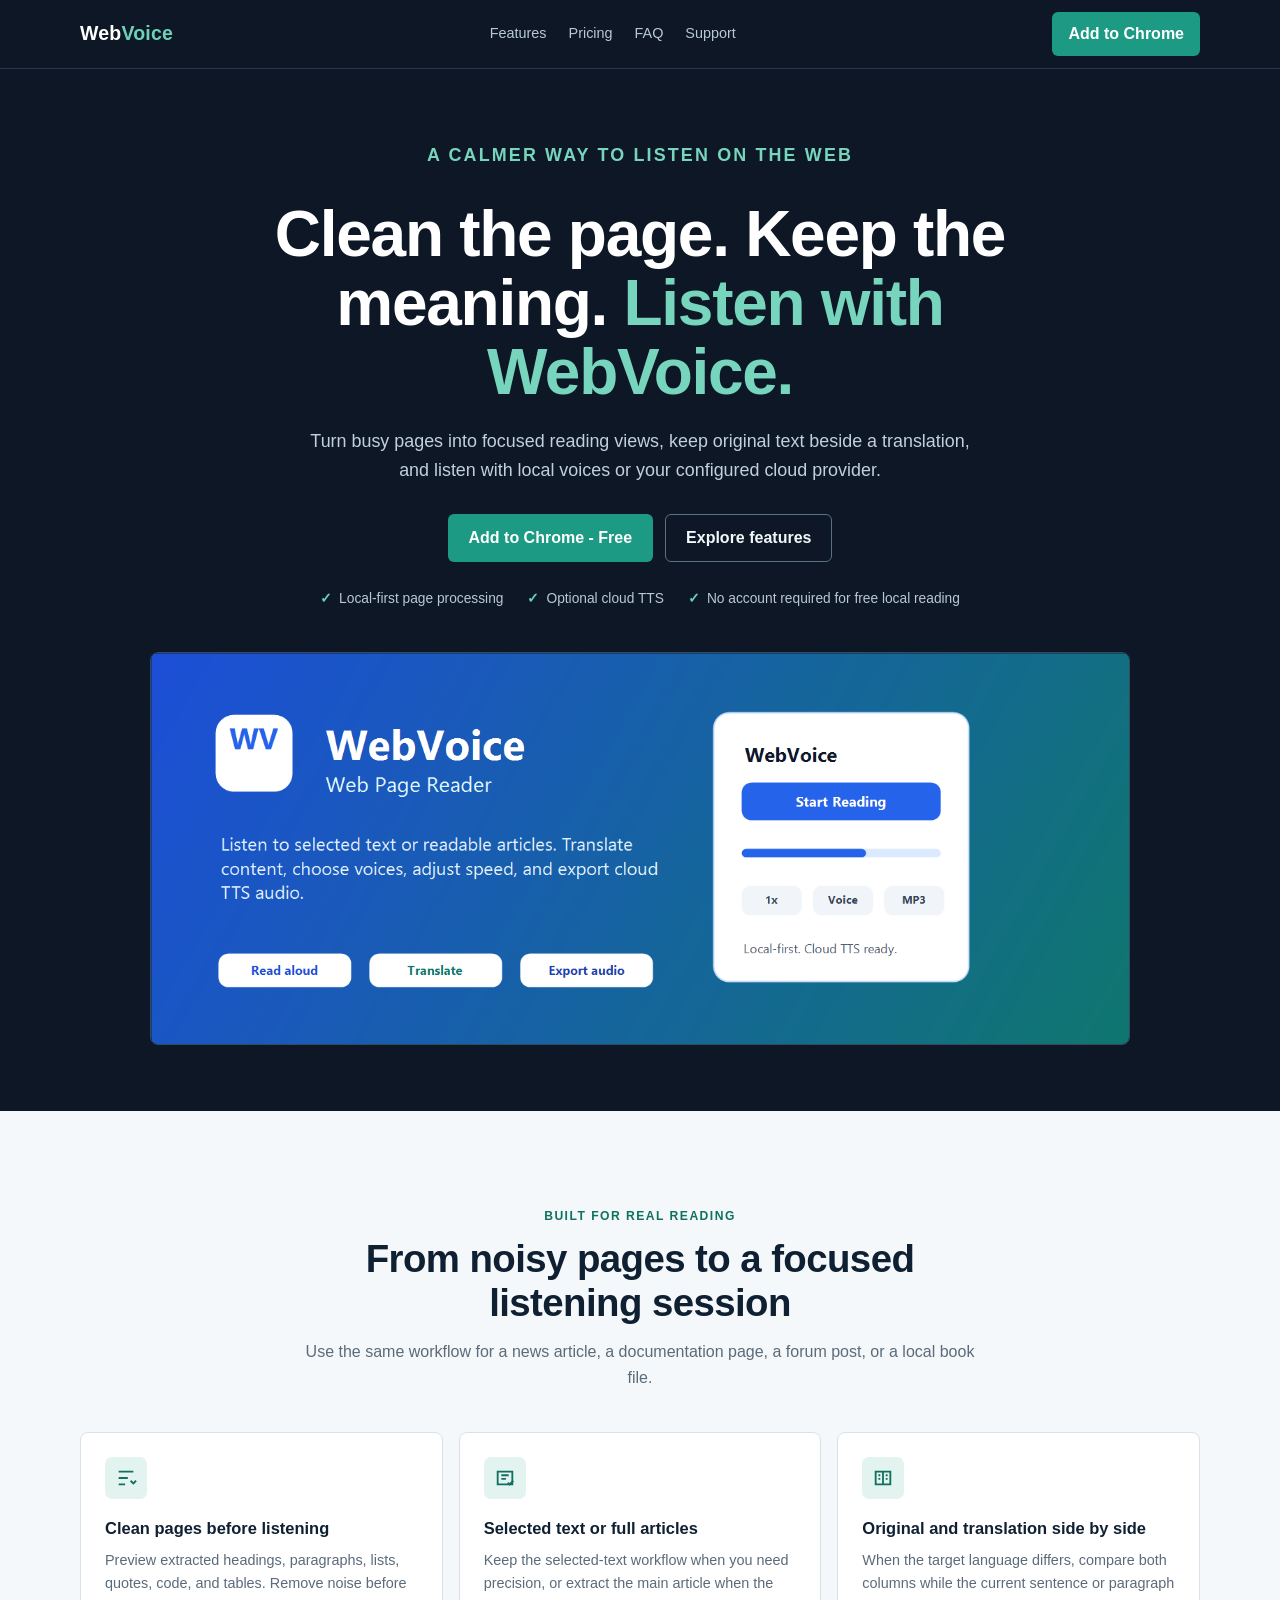
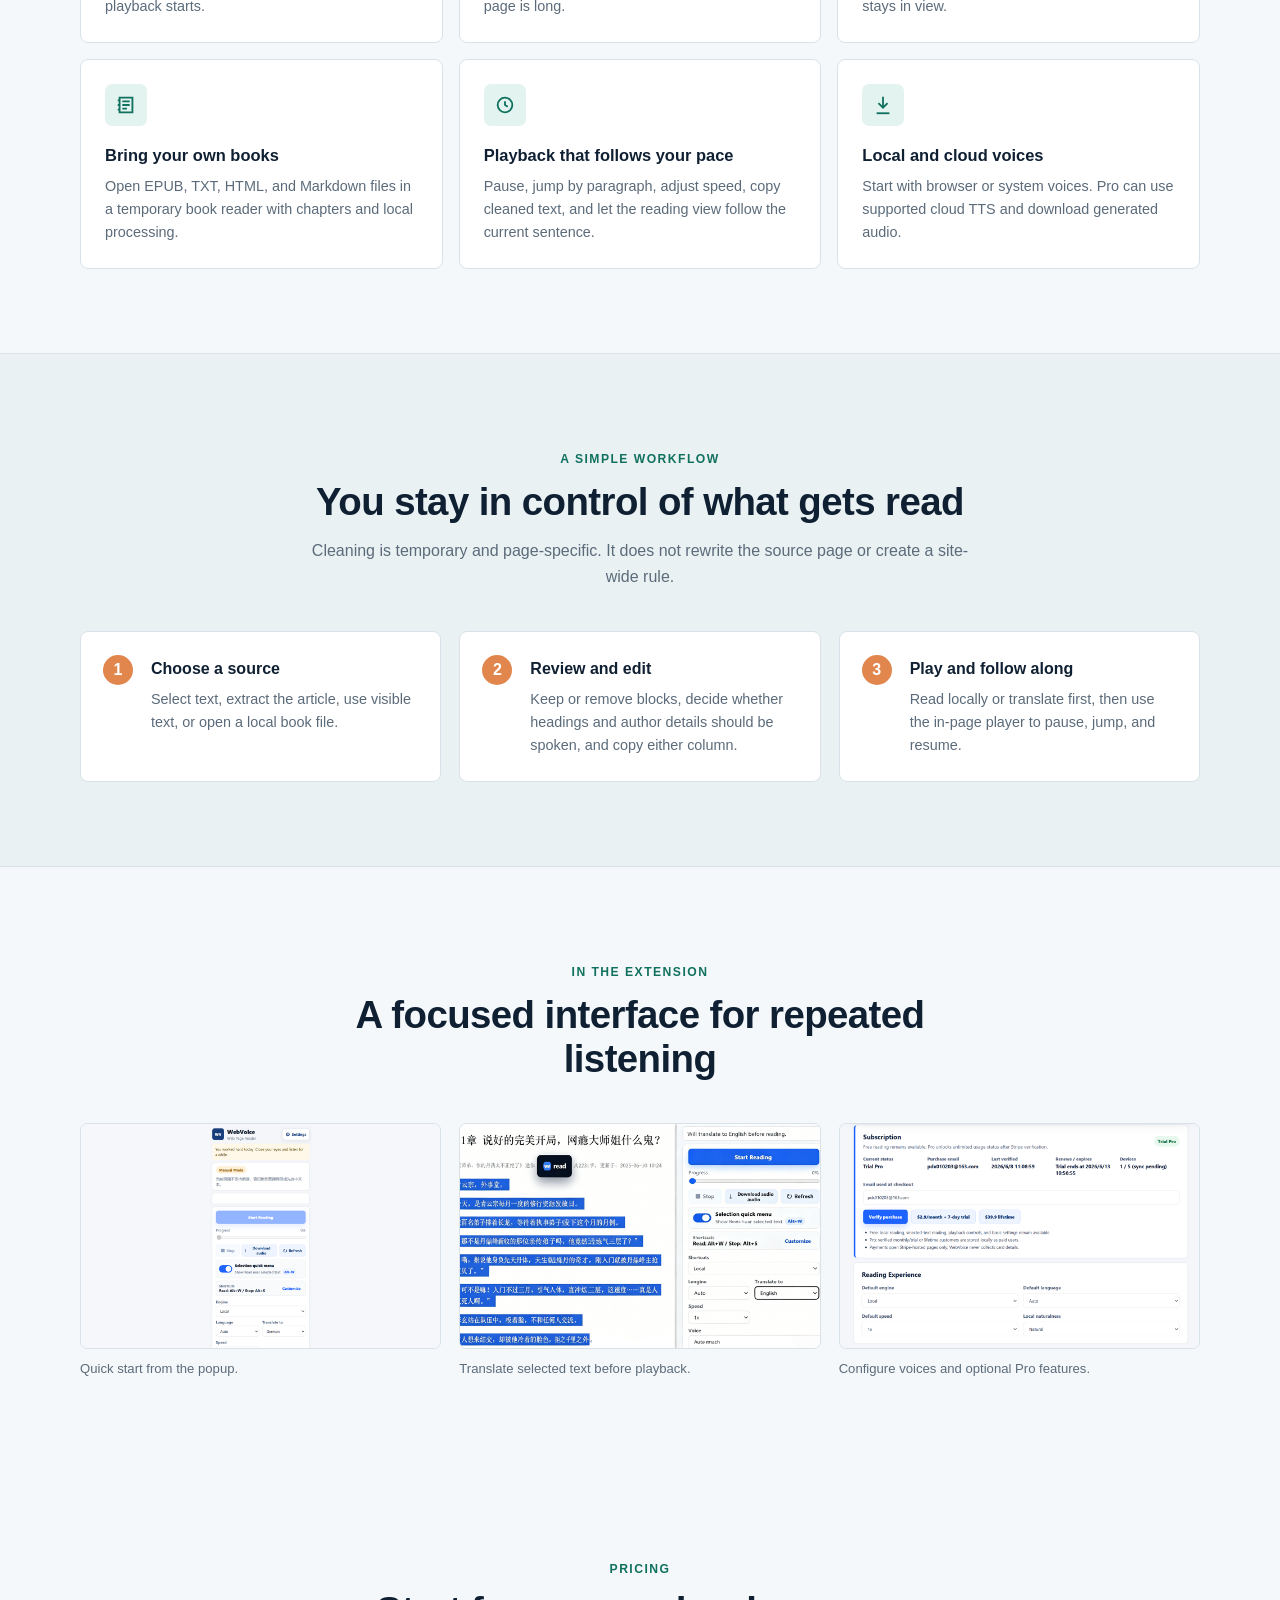
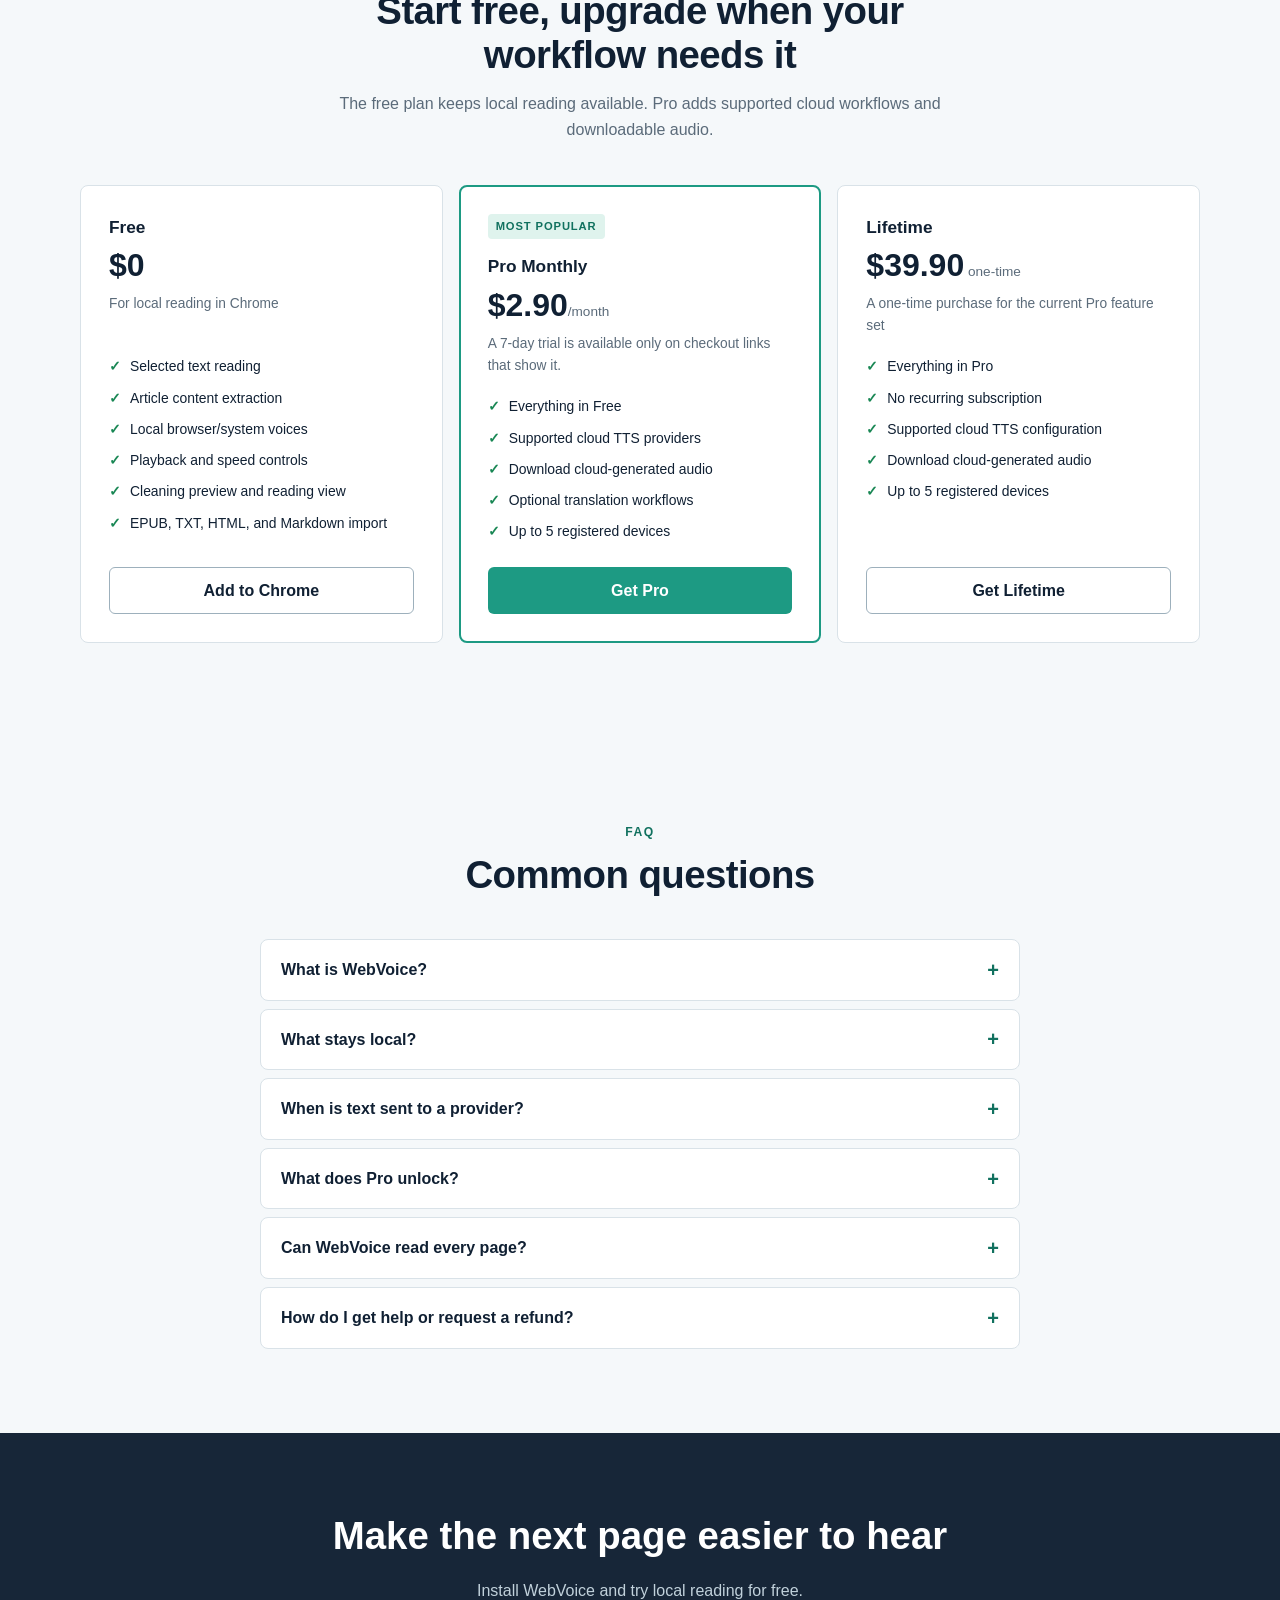
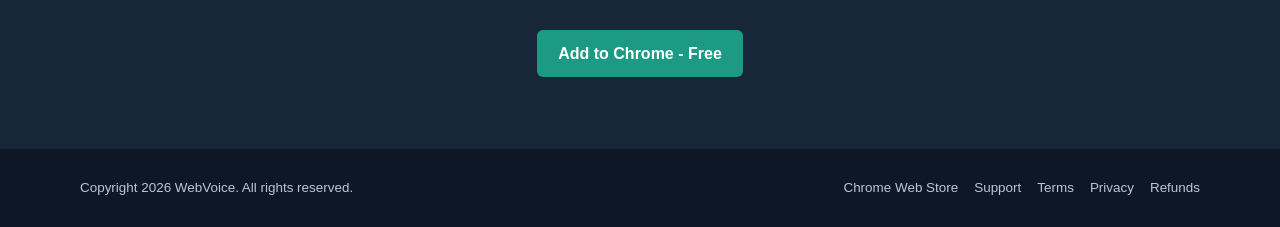
<file: index.html>
<!DOCTYPE html>
<html lang="en">
<head>
  <meta charset="UTF-8">
  <meta name="viewport" content="width=device-width, initial-scale=1.0">
  <meta name="description" content="WebVoice is a local-first Chrome extension for cleaning web pages, reading articles, translating text, and listening to imported books.">
  <title>WebVoice | Clean, translate, and listen in Chrome</title>
  <link rel="stylesheet" href="assets/site.css">
  <link rel="icon" href="assets/webvoice-icon-128.png" type="image/png">
</head>
<body>
  <nav class="site-nav">
    <div class="container">
      <a href="#top" class="logo">Web<span>Voice</span></a>
      <div class="nav-links" aria-label="Main navigation">
        <a href="#features">Features</a>
        <a href="#pricing">Pricing</a>
        <a href="#faq">FAQ</a>
        <a href="support/">Support</a>
      </div>
      <a href="https://chromewebstore.google.com/detail/webvoice-web-page-reader/mmpjbelngnpnbloeamokfkfpfoggncfb?hl=en-US" class="nav-cta">Add to Chrome</a>
    </div>
  </nav>

  <main id="top">
    <section class="hero">
      <div class="container">
        <div class="hero-copy">
          <p class="eyebrow">A calmer way to listen on the web</p>
          <h1>Clean the page. Keep the meaning. <span style="color:#78d5bd">Listen with WebVoice.</span></h1>
          <p>Turn busy pages into focused reading views, keep original text beside a translation, and listen with local voices or your configured cloud provider.</p>
          <div class="hero-actions">
            <a href="https://chromewebstore.google.com/detail/webvoice-web-page-reader/mmpjbelngnpnbloeamokfkfpfoggncfb?hl=en-US" class="btn btn-primary">Add to Chrome - Free</a>
            <a href="#features" class="btn btn-secondary">Explore features</a>
          </div>
          <div class="trust-row" aria-label="WebVoice highlights">
            <span>Local-first page processing</span>
            <span>Optional cloud TTS</span>
            <span>No account required for free local reading</span>
          </div>
        </div>
        <div class="hero-art">
          <img src="assets/promo-marquee-1400x560.png" alt="WebVoice reading and translation experience">
        </div>
      </div>
    </section>

    <section class="section" id="features">
      <div class="container">
        <div class="section-head">
          <p class="section-label">Built for real reading</p>
          <h2 class="section-title">From noisy pages to a focused listening session</h2>
          <p class="section-sub">Use the same workflow for a news article, a documentation page, a forum post, or a local book file.</p>
        </div>
        <div class="features-grid">
          <article class="feature-card">
            <div class="feature-icon" aria-hidden="true"><svg viewBox="0 0 24 24" fill="none" stroke="currentColor" stroke-width="2"><path d="M4 5h16M4 12h10M4 19h7"/><path d="m17 15 3 3 3-3"/></svg></div>
            <h3>Clean pages before listening</h3>
            <p>Preview extracted headings, paragraphs, lists, quotes, code, and tables. Remove noise before playback starts.</p>
          </article>
          <article class="feature-card">
            <div class="feature-icon" aria-hidden="true"><svg viewBox="0 0 24 24" fill="none" stroke="currentColor" stroke-width="2"><path d="M4 5h16v14H4z"/><path d="M8 9h8M8 13h5"/><path d="m15 17 2 2 4-4"/></svg></div>
            <h3>Selected text or full articles</h3>
            <p>Keep the selected-text workflow when you need precision, or extract the main article when the page is long.</p>
          </article>
          <article class="feature-card">
            <div class="feature-icon" aria-hidden="true"><svg viewBox="0 0 24 24" fill="none" stroke="currentColor" stroke-width="2"><path d="M4 5h16v14H4z"/><path d="M12 5v14M7 9h2M15 9h2M7 13h2M15 13h2"/></svg></div>
            <h3>Original and translation side by side</h3>
            <p>When the target language differs, compare both columns while the current sentence or paragraph stays in view.</p>
          </article>
          <article class="feature-card">
            <div class="feature-icon" aria-hidden="true"><svg viewBox="0 0 24 24" fill="none" stroke="currentColor" stroke-width="2"><path d="M5 4h14v16H5z"/><path d="M8 8h8M8 12h8M8 16h5"/><path d="M3 7h2M3 12h2M3 17h2"/></svg></div>
            <h3>Bring your own books</h3>
            <p>Open EPUB, TXT, HTML, and Markdown files in a temporary book reader with chapters and local processing.</p>
          </article>
          <article class="feature-card">
            <div class="feature-icon" aria-hidden="true"><svg viewBox="0 0 24 24" fill="none" stroke="currentColor" stroke-width="2"><circle cx="12" cy="12" r="8"/><path d="M12 8v4l3 2"/></svg></div>
            <h3>Playback that follows your pace</h3>
            <p>Pause, jump by paragraph, adjust speed, copy cleaned text, and let the reading view follow the current sentence.</p>
          </article>
          <article class="feature-card">
            <div class="feature-icon" aria-hidden="true"><svg viewBox="0 0 24 24" fill="none" stroke="currentColor" stroke-width="2"><path d="M12 3v12"/><path d="m7 10 5 5 5-5"/><path d="M5 21h14"/></svg></div>
            <h3>Local and cloud voices</h3>
            <p>Start with browser or system voices. Pro can use supported cloud TTS and download generated audio.</p>
          </article>
        </div>
      </div>
    </section>

    <section class="section band">
      <div class="container">
        <div class="section-head">
          <p class="section-label">A simple workflow</p>
          <h2 class="section-title">You stay in control of what gets read</h2>
          <p class="section-sub">Cleaning is temporary and page-specific. It does not rewrite the source page or create a site-wide rule.</p>
        </div>
        <div class="workflow">
          <article class="workflow-step"><h3>Choose a source</h3><p>Select text, extract the article, use visible text, or open a local book file.</p></article>
          <article class="workflow-step"><h3>Review and edit</h3><p>Keep or remove blocks, decide whether headings and author details should be spoken, and copy either column.</p></article>
          <article class="workflow-step"><h3>Play and follow along</h3><p>Read locally or translate first, then use the in-page player to pause, jump, and resume.</p></article>
        </div>
      </div>
    </section>

    <section class="section">
      <div class="container">
        <div class="section-head">
          <p class="section-label">In the extension</p>
          <h2 class="section-title">A focused interface for repeated listening</h2>
        </div>
        <div class="screenshots-grid">
          <figure class="shot"><img src="assets/screenshot-popup-main-1280x800.png" alt="WebVoice popup with reading controls"><figcaption>Quick start from the popup.</figcaption></figure>
          <figure class="shot"><img src="assets/screenshot-selection-translation-1280x800.png" alt="WebVoice selected text translation"><figcaption>Translate selected text before playback.</figcaption></figure>
          <figure class="shot"><img src="assets/screenshot-settings-subscription-1280x800.png" alt="WebVoice settings and subscription options"><figcaption>Configure voices and optional Pro features.</figcaption></figure>
        </div>
      </div>
    </section>

    <section class="section" id="pricing">
      <div class="container">
        <div class="section-head">
          <p class="section-label">Pricing</p>
          <h2 class="section-title">Start free, upgrade when your workflow needs it</h2>
          <p class="section-sub">The free plan keeps local reading available. Pro adds supported cloud workflows and downloadable audio.</p>
        </div>
        <div class="pricing-grid">
          <article class="plan">
            <h3>Free</h3><div class="price">$0</div><p class="desc">For local reading in Chrome</p>
            <ul>
              <li>Selected text reading</li><li>Article content extraction</li><li>Local browser/system voices</li><li>Playback and speed controls</li><li>Cleaning preview and reading view</li><li>EPUB, TXT, HTML, and Markdown import</li>
            </ul>
            <a href="https://chromewebstore.google.com/detail/webvoice-web-page-reader/mmpjbelngnpnbloeamokfkfpfoggncfb?hl=en-US" class="btn btn-secondary">Add to Chrome</a>
          </article>
          <article class="plan popular">
            <div class="plan-badge">MOST POPULAR</div>
            <h3>Pro Monthly</h3><div class="price">$2.90<span>/month</span></div><p class="desc">A 7-day trial is available only on checkout links that show it.</p>
            <ul>
              <li>Everything in Free</li><li>Supported cloud TTS providers</li><li>Download cloud-generated audio</li><li>Optional translation workflows</li><li>Up to 5 registered devices</li>
            </ul>
            <a href="https://chromewebstore.google.com/detail/webvoice-web-page-reader/mmpjbelngnpnbloeamokfkfpfoggncfb?hl=en-US" class="btn btn-primary">Get Pro</a>
          </article>
          <article class="plan">
            <h3>Lifetime</h3><div class="price">$39.90<span> one-time</span></div><p class="desc">A one-time purchase for the current Pro feature set</p>
            <ul>
              <li>Everything in Pro</li><li>No recurring subscription</li><li>Supported cloud TTS configuration</li><li>Download cloud-generated audio</li><li>Up to 5 registered devices</li>
            </ul>
            <a href="https://chromewebstore.google.com/detail/webvoice-web-page-reader/mmpjbelngnpnbloeamokfkfpfoggncfb?hl=en-US" class="btn btn-secondary">Get Lifetime</a>
          </article>
        </div>
      </div>
    </section>

    <section class="section" id="faq">
      <div class="container">
        <div class="section-head"><p class="section-label">FAQ</p><h2 class="section-title">Common questions</h2></div>
        <div class="faq-list">
          <div class="faq-item"><button class="faq-q" type="button" aria-expanded="false">What is WebVoice?<span class="faq-icon" aria-hidden="true">+</span></button><div class="faq-a">WebVoice is a Chrome extension for cleaning web pages, reading selected or extracted text aloud, translating before playback, and importing local book files.</div></div>
          <div class="faq-item"><button class="faq-q" type="button" aria-expanded="false">What stays local?<span class="faq-icon" aria-hidden="true">+</span></button><div class="faq-a">Local reading, page cleaning, and local book parsing happen in the browser. Imported book content is kept for the current book session and is not saved as a long-term library.</div></div>
          <div class="faq-item"><button class="faq-q" type="button" aria-expanded="false">When is text sent to a provider?<span class="faq-icon" aria-hidden="true">+</span></button><div class="faq-a">Only when you enable and use a configured cloud TTS or translation provider. Provider terms, pricing, retention, and regional availability apply.</div></div>
          <div class="faq-item"><button class="faq-q" type="button" aria-expanded="false">What does Pro unlock?<span class="faq-icon" aria-hidden="true">+</span></button><div class="faq-a">Pro unlocks supported cloud TTS configuration and downloadable cloud-generated audio. Local voices remain available without Pro.</div></div>
          <div class="faq-item"><button class="faq-q" type="button" aria-expanded="false">Can WebVoice read every page?<span class="faq-icon" aria-hidden="true">+</span></button><div class="faq-a">No. Chrome internal pages, the Chrome Web Store, protected iframes, browser PDF viewers, canvas-rendered text, and some closed Shadow DOM content can be restricted by the browser.</div></div>
          <div class="faq-item"><button class="faq-q" type="button" aria-expanded="false">How do I get help or request a refund?<span class="faq-icon" aria-hidden="true">+</span></button><div class="faq-a">See <a href="support/">Support</a> for troubleshooting, <a href="refund/">Refund Policy</a> for eligibility, or email <a href="mailto:pdx010203@gmail.com">pdx010203@gmail.com</a>.</div></div>
        </div>
      </div>
    </section>

    <section class="cta-section">
      <div class="container">
        <h2>Make the next page easier to hear</h2>
        <p>Install WebVoice and try local reading for free.</p>
        <a href="https://chromewebstore.google.com/detail/webvoice-web-page-reader/mmpjbelngnpnbloeamokfkfpfoggncfb?hl=en-US" class="btn btn-primary">Add to Chrome - Free</a>
      </div>
    </section>
  </main>

  <footer>
    <div class="container">
      <span>Copyright 2026 WebVoice. All rights reserved.</span>
      <div class="footer-links">
        <a href="https://chromewebstore.google.com/detail/webvoice-web-page-reader/mmpjbelngnpnbloeamokfkfpfoggncfb?hl=en-US">Chrome Web Store</a>
        <a href="support/">Support</a>
        <a href="terms/">Terms</a>
        <a href="privacy/">Privacy</a>
        <a href="refund/">Refunds</a>
      </div>
    </div>
  </footer>

  <script>
    document.querySelectorAll('.faq-q').forEach(function (button) {
      button.addEventListener('click', function () {
        var item = button.parentElement;
        var open = item.classList.toggle('open');
        button.setAttribute('aria-expanded', String(open));
      });
    });
  </script>
</body>
</html>
</file>
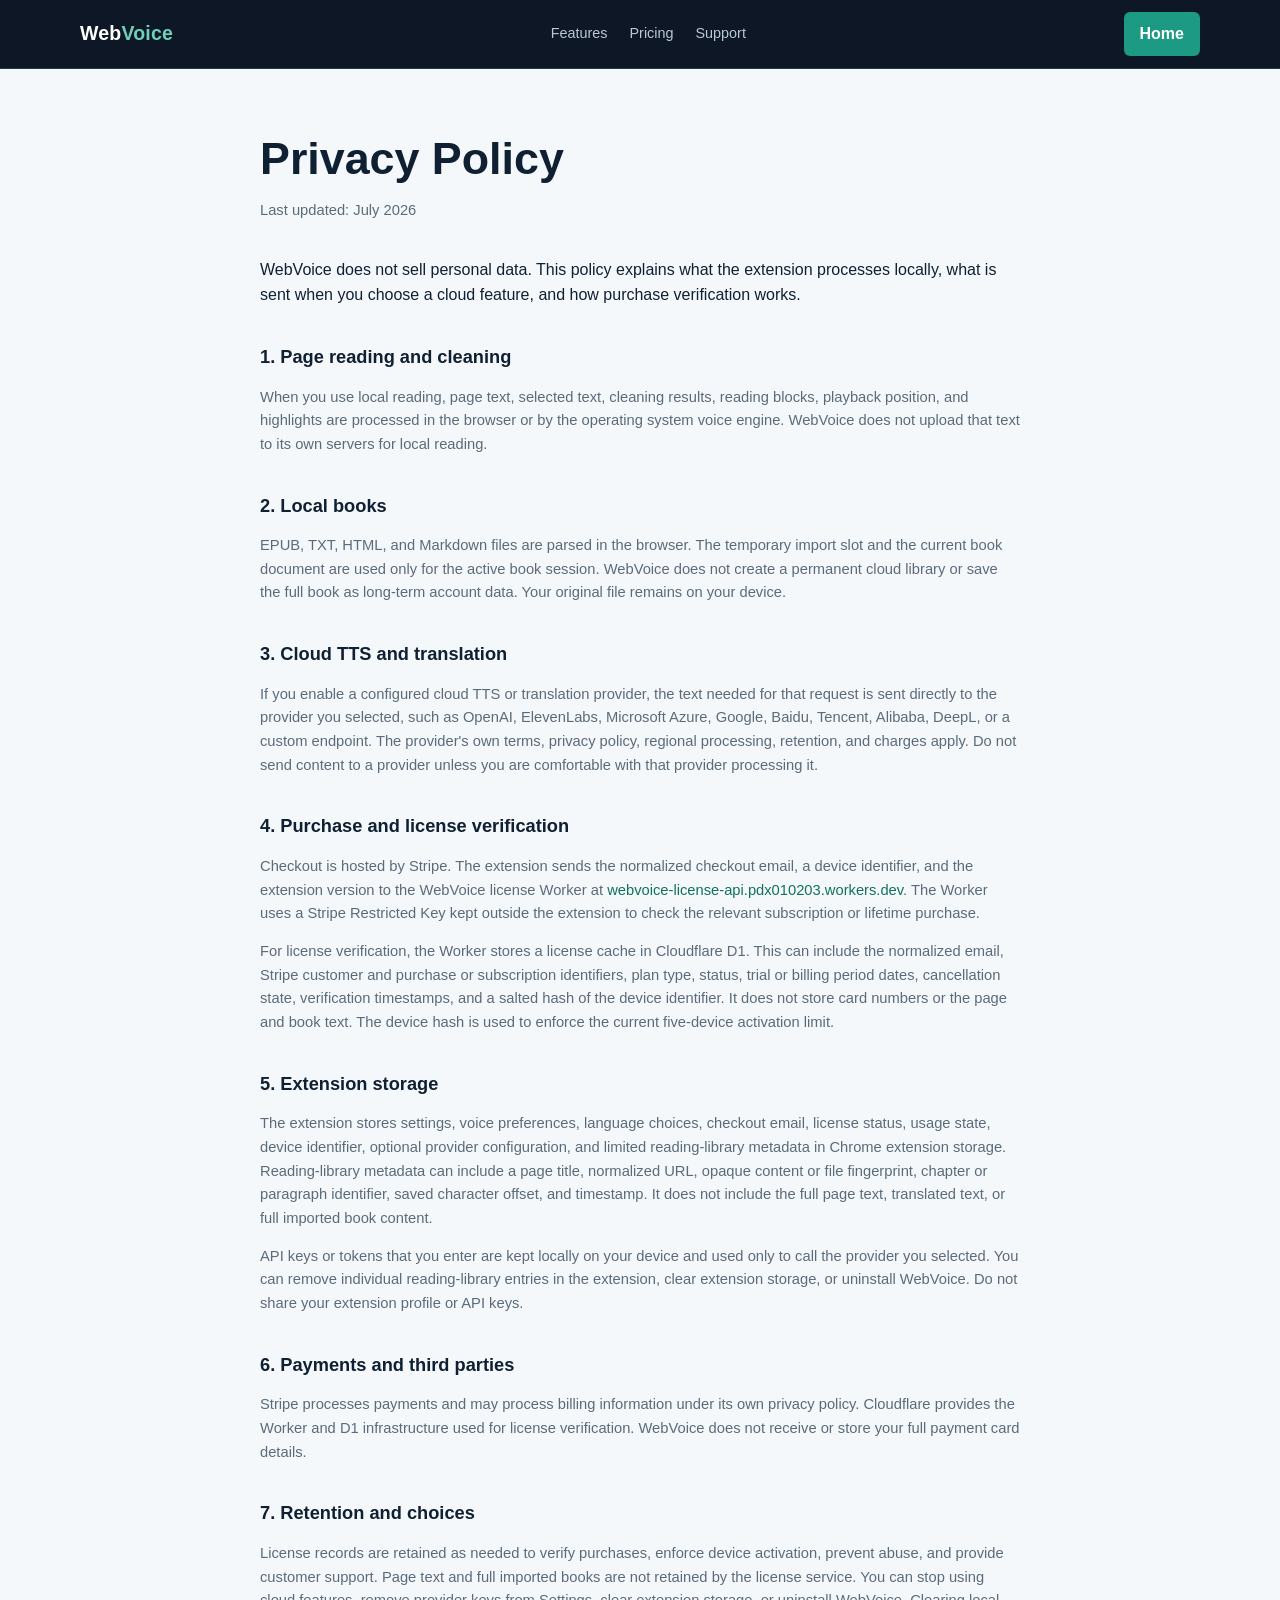
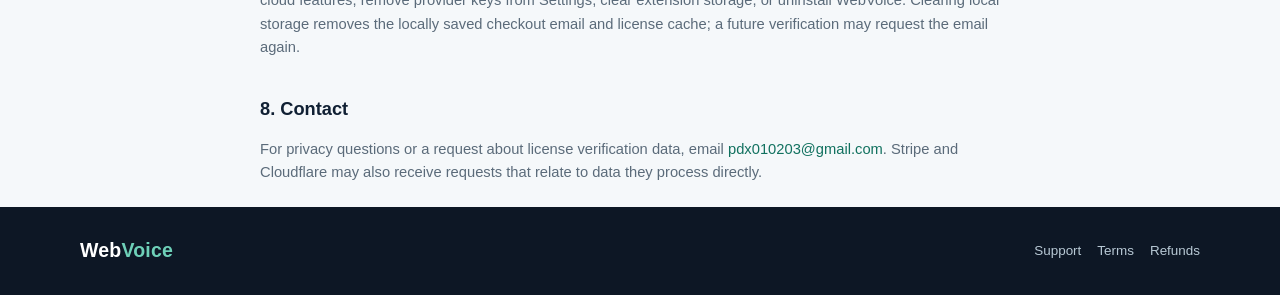
<file: privacy/index.html>
<!DOCTYPE html>
<html lang="en">
<head>
  <meta charset="UTF-8">
  <meta name="viewport" content="width=device-width, initial-scale=1.0">
  <meta name="description" content="WebVoice Privacy Policy.">
  <title>Privacy Policy | WebVoice</title>
  <link rel="stylesheet" href="../assets/site.css">
  <link rel="icon" href="../assets/webvoice-icon-128.png" type="image/png">
</head>
<body>
  <nav class="site-nav"><div class="container"><a href="../" class="logo">Web<span>Voice</span></a><div class="nav-links"><a href="../#features">Features</a><a href="../#pricing">Pricing</a><a href="../support/">Support</a></div><a href="../" class="nav-cta">Home</a></div></nav>
  <main class="legal-main">
    <div class="narrow">
      <h1>Privacy Policy</h1>
      <p class="legal-date">Last updated: July 2026</p>
      <p class="legal-lead">WebVoice does not sell personal data. This policy explains what the extension processes locally, what is sent when you choose a cloud feature, and how purchase verification works.</p>

      <h2>1. Page reading and cleaning</h2>
      <p>When you use local reading, page text, selected text, cleaning results, reading blocks, playback position, and highlights are processed in the browser or by the operating system voice engine. WebVoice does not upload that text to its own servers for local reading.</p>

      <h2>2. Local books</h2>
      <p>EPUB, TXT, HTML, and Markdown files are parsed in the browser. The temporary import slot and the current book document are used only for the active book session. WebVoice does not create a permanent cloud library or save the full book as long-term account data. Your original file remains on your device.</p>

      <h2>3. Cloud TTS and translation</h2>
      <p>If you enable a configured cloud TTS or translation provider, the text needed for that request is sent directly to the provider you selected, such as OpenAI, ElevenLabs, Microsoft Azure, Google, Baidu, Tencent, Alibaba, DeepL, or a custom endpoint. The provider's own terms, privacy policy, regional processing, retention, and charges apply. Do not send content to a provider unless you are comfortable with that provider processing it.</p>

      <h2>4. Purchase and license verification</h2>
      <p>Checkout is hosted by Stripe. The extension sends the normalized checkout email, a device identifier, and the extension version to the WebVoice license Worker at <a href="https://webvoice-license-api.pdx010203.workers.dev" rel="noopener">webvoice-license-api.pdx010203.workers.dev</a>. The Worker uses a Stripe Restricted Key kept outside the extension to check the relevant subscription or lifetime purchase.</p>
      <p>For license verification, the Worker stores a license cache in Cloudflare D1. This can include the normalized email, Stripe customer and purchase or subscription identifiers, plan type, status, trial or billing period dates, cancellation state, verification timestamps, and a salted hash of the device identifier. It does not store card numbers or the page and book text. The device hash is used to enforce the current five-device activation limit.</p>

      <h2>5. Extension storage</h2>
      <p>The extension stores settings, voice preferences, language choices, checkout email, license status, usage state, device identifier, optional provider configuration, and limited reading‑library metadata in Chrome extension storage. Reading‑library metadata can include a page title, normalized URL, opaque content or file fingerprint, chapter or paragraph identifier, saved character offset, and timestamp. It does not include the full page text, translated text, or full imported book content.</p>

      <p>API keys or tokens that you enter are kept locally on your device and used only to call the provider you selected. You can remove individual reading‑library entries in the extension, clear extension storage, or uninstall WebVoice. Do not share your extension profile or API keys.</p>


      <h2>6. Payments and third parties</h2>
      <p>Stripe processes payments and may process billing information under its own privacy policy. Cloudflare provides the Worker and D1 infrastructure used for license verification. WebVoice does not receive or store your full payment card details.</p>

      <h2>7. Retention and choices</h2>
      <p>License records are retained as needed to verify purchases, enforce device activation, prevent abuse, and provide customer support. Page text and full imported books are not retained by the license service. You can stop using cloud features, remove provider keys from Settings, clear extension storage, or uninstall WebVoice. Clearing local storage removes the locally saved checkout email and license cache; a future verification may request the email again.</p>

      <h2>8. Contact</h2>
      <p>For privacy questions or a request about license verification data, email <a href="mailto:pdx010203@gmail.com">pdx010203@gmail.com</a>. Stripe and Cloudflare may also receive requests that relate to data they process directly.</p>
    </div>
  </main>
  <footer><div class="container"><a href="../" class="logo">Web<span>Voice</span></a><div class="footer-links"><a href="../support/">Support</a><a href="../terms/">Terms</a><a href="../refund/">Refunds</a></div></div></footer>
</body>
</html>
</file>
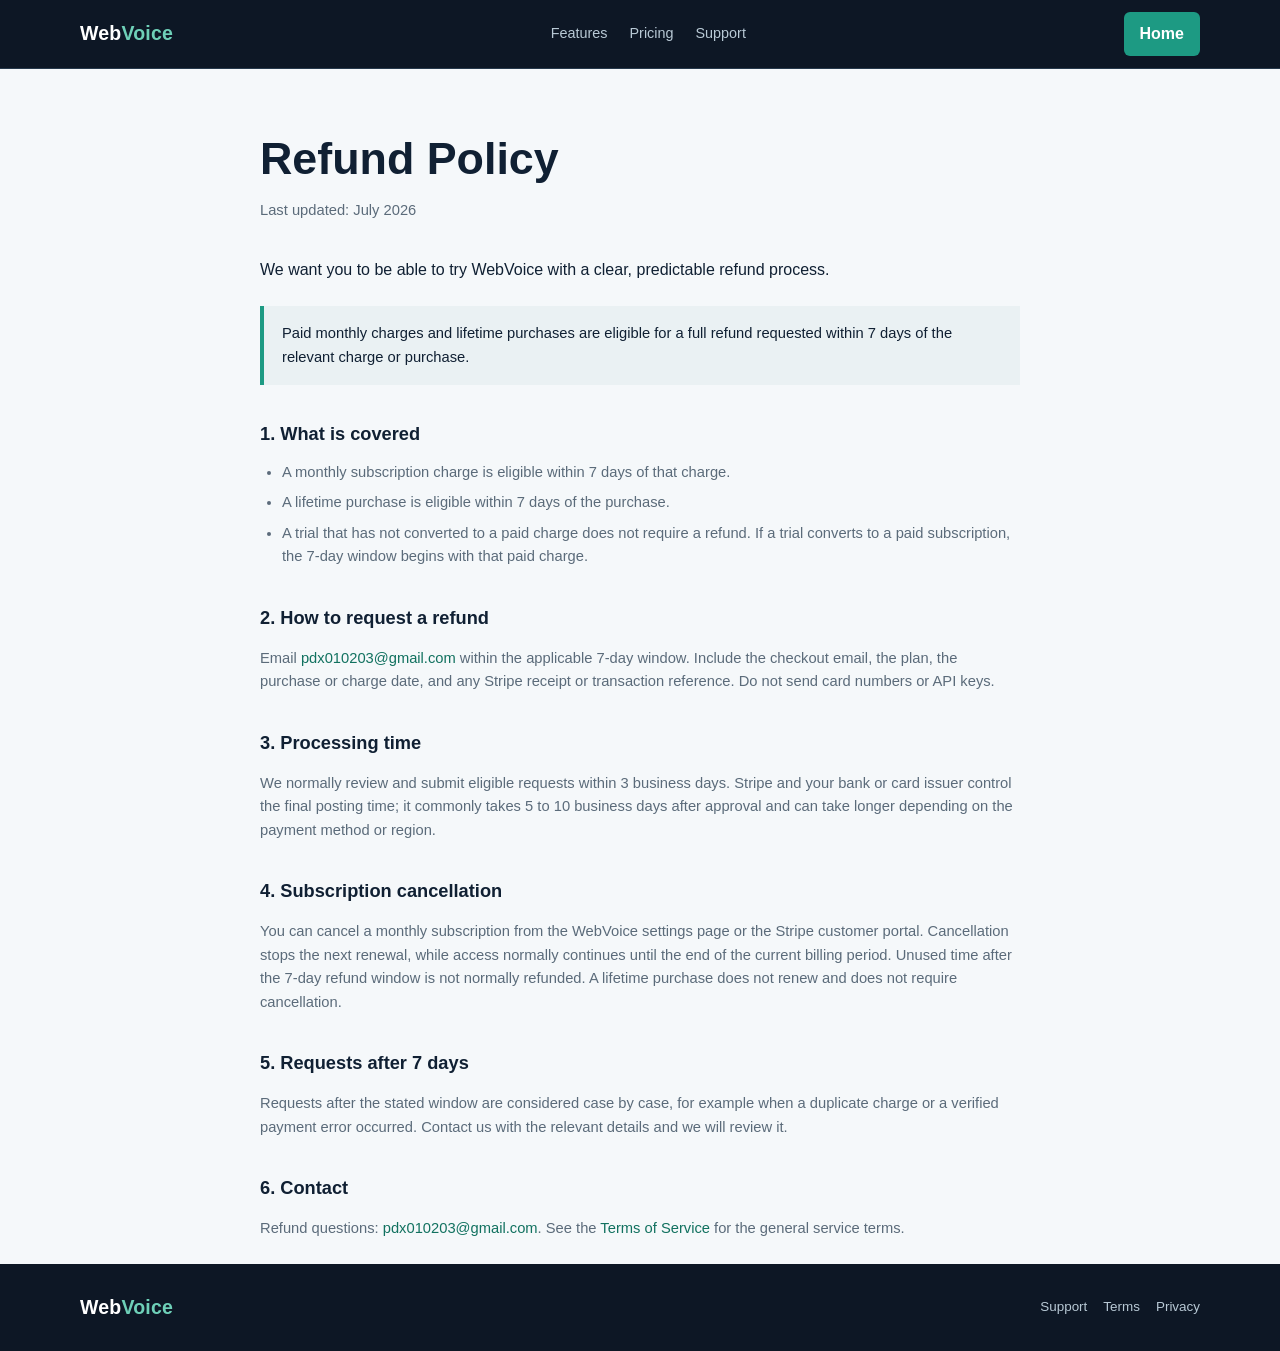
<file: refund/index.html>
<!DOCTYPE html>
<html lang="en">
<head>
  <meta charset="UTF-8">
  <meta name="viewport" content="width=device-width, initial-scale=1.0">
  <meta name="description" content="WebVoice Refund Policy.">
  <title>Refund Policy | WebVoice</title>
  <link rel="stylesheet" href="../assets/site.css">
  <link rel="icon" href="../assets/webvoice-icon-128.png" type="image/png">
</head>
<body>
  <nav class="site-nav"><div class="container"><a href="../" class="logo">Web<span>Voice</span></a><div class="nav-links"><a href="../#features">Features</a><a href="../#pricing">Pricing</a><a href="../support/">Support</a></div><a href="../" class="nav-cta">Home</a></div></nav>
  <main class="legal-main">
    <div class="narrow">
      <h1>Refund Policy</h1>
      <p class="legal-date">Last updated: July 2026</p>
      <p class="legal-lead">We want you to be able to try WebVoice with a clear, predictable refund process.</p>

      <div class="notice"><p>Paid monthly charges and lifetime purchases are eligible for a full refund requested within 7 days of the relevant charge or purchase.</p></div>

      <h2>1. What is covered</h2>
      <ul>
        <li>A monthly subscription charge is eligible within 7 days of that charge.</li>
        <li>A lifetime purchase is eligible within 7 days of the purchase.</li>
        <li>A trial that has not converted to a paid charge does not require a refund. If a trial converts to a paid subscription, the 7-day window begins with that paid charge.</li>
      </ul>

      <h2>2. How to request a refund</h2>
      <p>Email <a href="mailto:pdx010203@gmail.com">pdx010203@gmail.com</a> within the applicable 7-day window. Include the checkout email, the plan, the purchase or charge date, and any Stripe receipt or transaction reference. Do not send card numbers or API keys.</p>

      <h2>3. Processing time</h2>
      <p>We normally review and submit eligible requests within 3 business days. Stripe and your bank or card issuer control the final posting time; it commonly takes 5 to 10 business days after approval and can take longer depending on the payment method or region.</p>

      <h2>4. Subscription cancellation</h2>
      <p>You can cancel a monthly subscription from the WebVoice settings page or the Stripe customer portal. Cancellation stops the next renewal, while access normally continues until the end of the current billing period. Unused time after the 7-day refund window is not normally refunded. A lifetime purchase does not renew and does not require cancellation.</p>

      <h2>5. Requests after 7 days</h2>
      <p>Requests after the stated window are considered case by case, for example when a duplicate charge or a verified payment error occurred. Contact us with the relevant details and we will review it.</p>

      <h2>6. Contact</h2>
      <p>Refund questions: <a href="mailto:pdx010203@gmail.com">pdx010203@gmail.com</a>. See the <a href="../terms/">Terms of Service</a> for the general service terms.</p>
    </div>
  </main>
  <footer><div class="container"><a href="../" class="logo">Web<span>Voice</span></a><div class="footer-links"><a href="../support/">Support</a><a href="../terms/">Terms</a><a href="../privacy/">Privacy</a></div></div></footer>
</body>
</html>
</file>
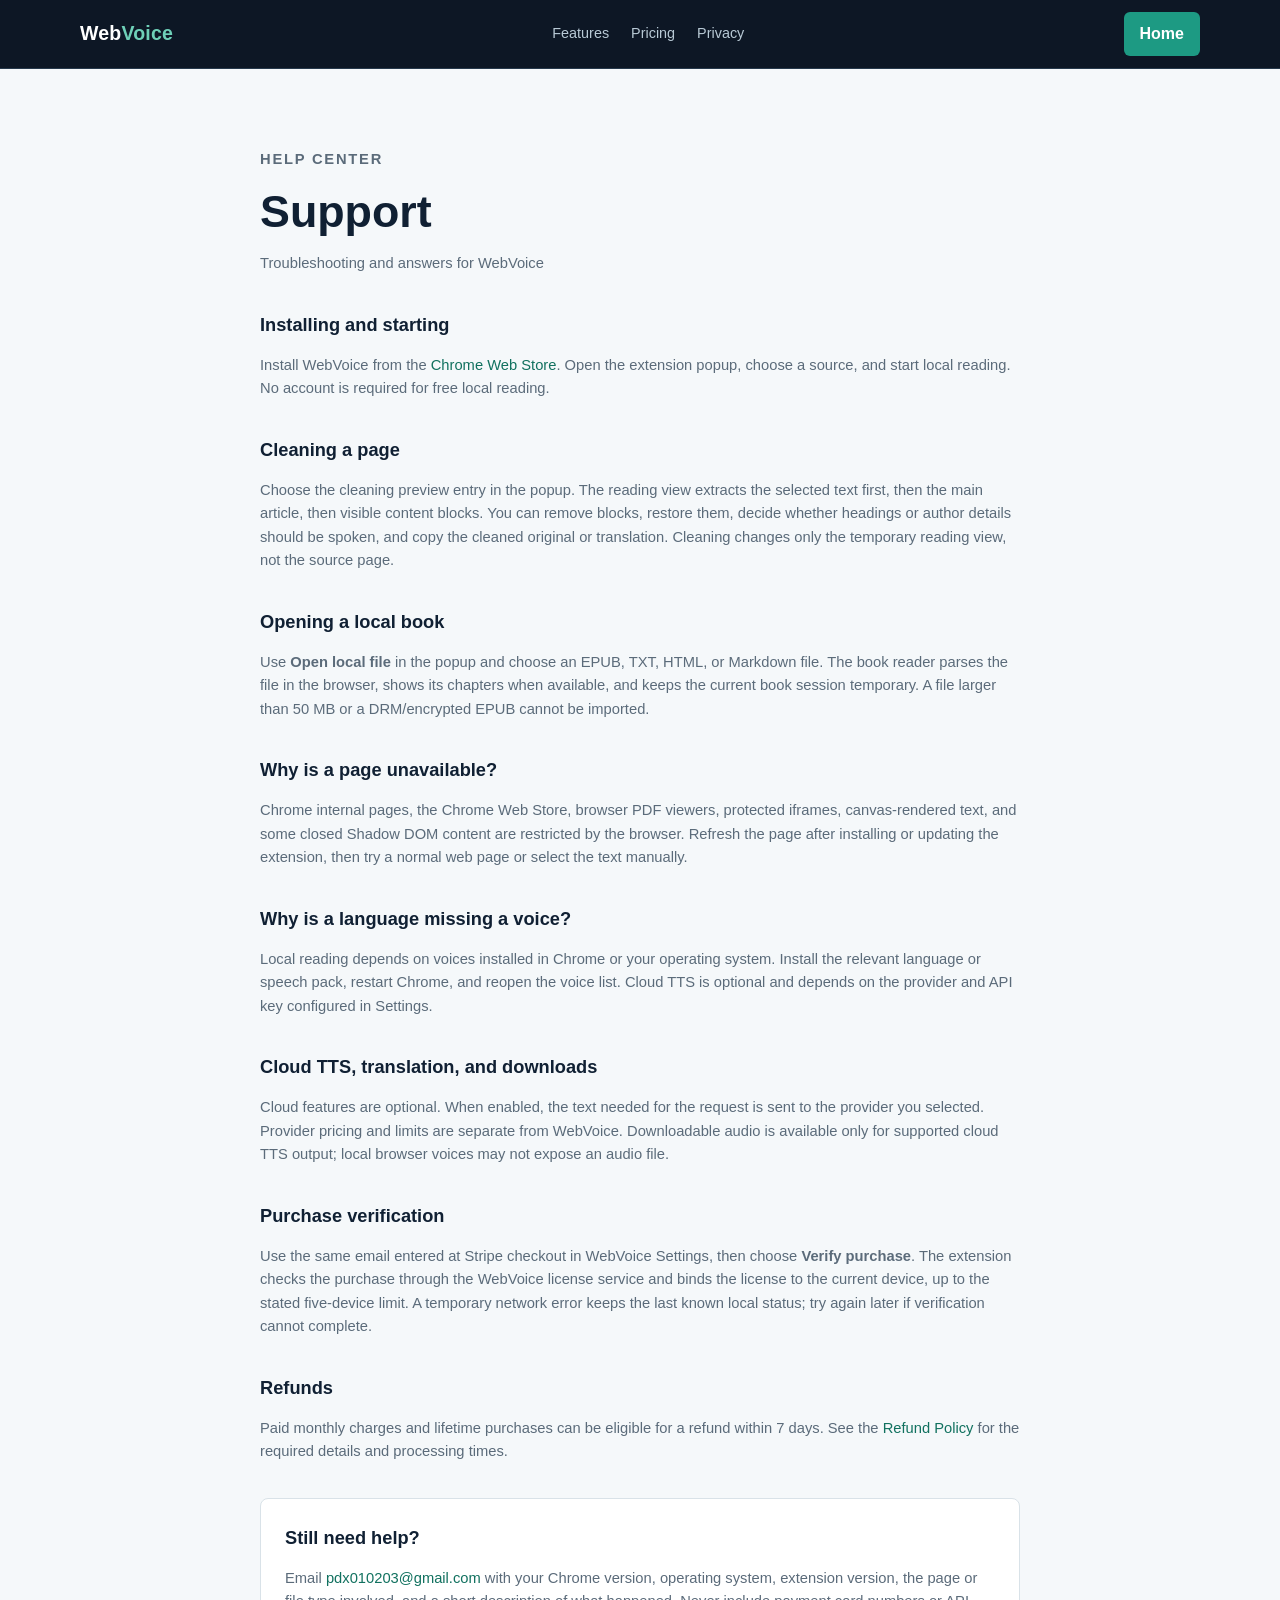
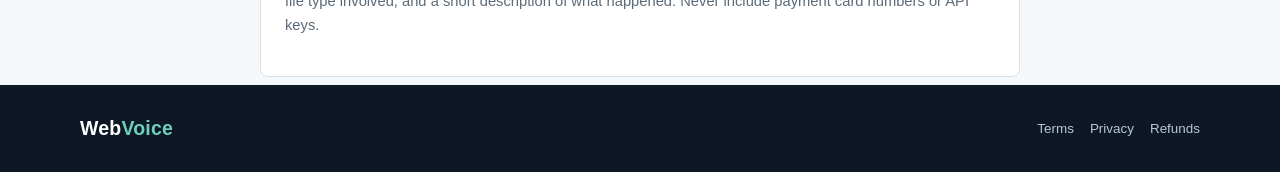
<file: support/index.html>
<!DOCTYPE html>
<html lang="en">
<head>
  <meta charset="UTF-8">
  <meta name="viewport" content="width=device-width, initial-scale=1.0">
  <meta name="description" content="WebVoice support and troubleshooting.">
  <title>Support | WebVoice</title>
  <link rel="stylesheet" href="../assets/site.css">
  <link rel="icon" href="../assets/webvoice-icon-128.png" type="image/png">
</head>
<body>
  <nav class="site-nav"><div class="container"><a href="../" class="logo">Web<span>Voice</span></a><div class="nav-links"><a href="../#features">Features</a><a href="../#pricing">Pricing</a><a href="../privacy/">Privacy</a></div><a href="../" class="nav-cta">Home</a></div></nav>
  <main class="legal-main">
    <div class="narrow">
      <p class="section-label">Help center</p>
      <h1>Support</h1>
      <p class="legal-date">Troubleshooting and answers for WebVoice</p>

      <h2>Installing and starting</h2>
      <p>Install WebVoice from the <a href="https://chromewebstore.google.com/detail/webvoice-web-page-reader/mmpjbelngnpnbloeamokfkfpfoggncfb?hl=en-US">Chrome Web Store</a>. Open the extension popup, choose a source, and start local reading. No account is required for free local reading.</p>

      <h2>Cleaning a page</h2>
      <p>Choose the cleaning preview entry in the popup. The reading view extracts the selected text first, then the main article, then visible content blocks. You can remove blocks, restore them, decide whether headings or author details should be spoken, and copy the cleaned original or translation. Cleaning changes only the temporary reading view, not the source page.</p>

      <h2>Opening a local book</h2>
      <p>Use <strong>Open local file</strong> in the popup and choose an EPUB, TXT, HTML, or Markdown file. The book reader parses the file in the browser, shows its chapters when available, and keeps the current book session temporary. A file larger than 50 MB or a DRM/encrypted EPUB cannot be imported.</p>

      <h2>Why is a page unavailable?</h2>
      <p>Chrome internal pages, the Chrome Web Store, browser PDF viewers, protected iframes, canvas-rendered text, and some closed Shadow DOM content are restricted by the browser. Refresh the page after installing or updating the extension, then try a normal web page or select the text manually.</p>

      <h2>Why is a language missing a voice?</h2>
      <p>Local reading depends on voices installed in Chrome or your operating system. Install the relevant language or speech pack, restart Chrome, and reopen the voice list. Cloud TTS is optional and depends on the provider and API key configured in Settings.</p>

      <h2>Cloud TTS, translation, and downloads</h2>
      <p>Cloud features are optional. When enabled, the text needed for the request is sent to the provider you selected. Provider pricing and limits are separate from WebVoice. Downloadable audio is available only for supported cloud TTS output; local browser voices may not expose an audio file.</p>

      <h2>Purchase verification</h2>
      <p>Use the same email entered at Stripe checkout in WebVoice Settings, then choose <strong>Verify purchase</strong>. The extension checks the purchase through the WebVoice license service and binds the license to the current device, up to the stated five-device limit. A temporary network error keeps the last known local status; try again later if verification cannot complete.</p>

      <h2>Refunds</h2>
      <p>Paid monthly charges and lifetime purchases can be eligible for a refund within 7 days. See the <a href="../refund/">Refund Policy</a> for the required details and processing times.</p>

      <div class="contact-box"><h2>Still need help?</h2><p>Email <a href="mailto:pdx010203@gmail.com">pdx010203@gmail.com</a> with your Chrome version, operating system, extension version, the page or file type involved, and a short description of what happened. Never include payment card numbers or API keys.</p></div>
    </div>
  </main>
  <footer><div class="container"><a href="../" class="logo">Web<span>Voice</span></a><div class="footer-links"><a href="../terms/">Terms</a><a href="../privacy/">Privacy</a><a href="../refund/">Refunds</a></div></div></footer>
</body>
</html>
</file>
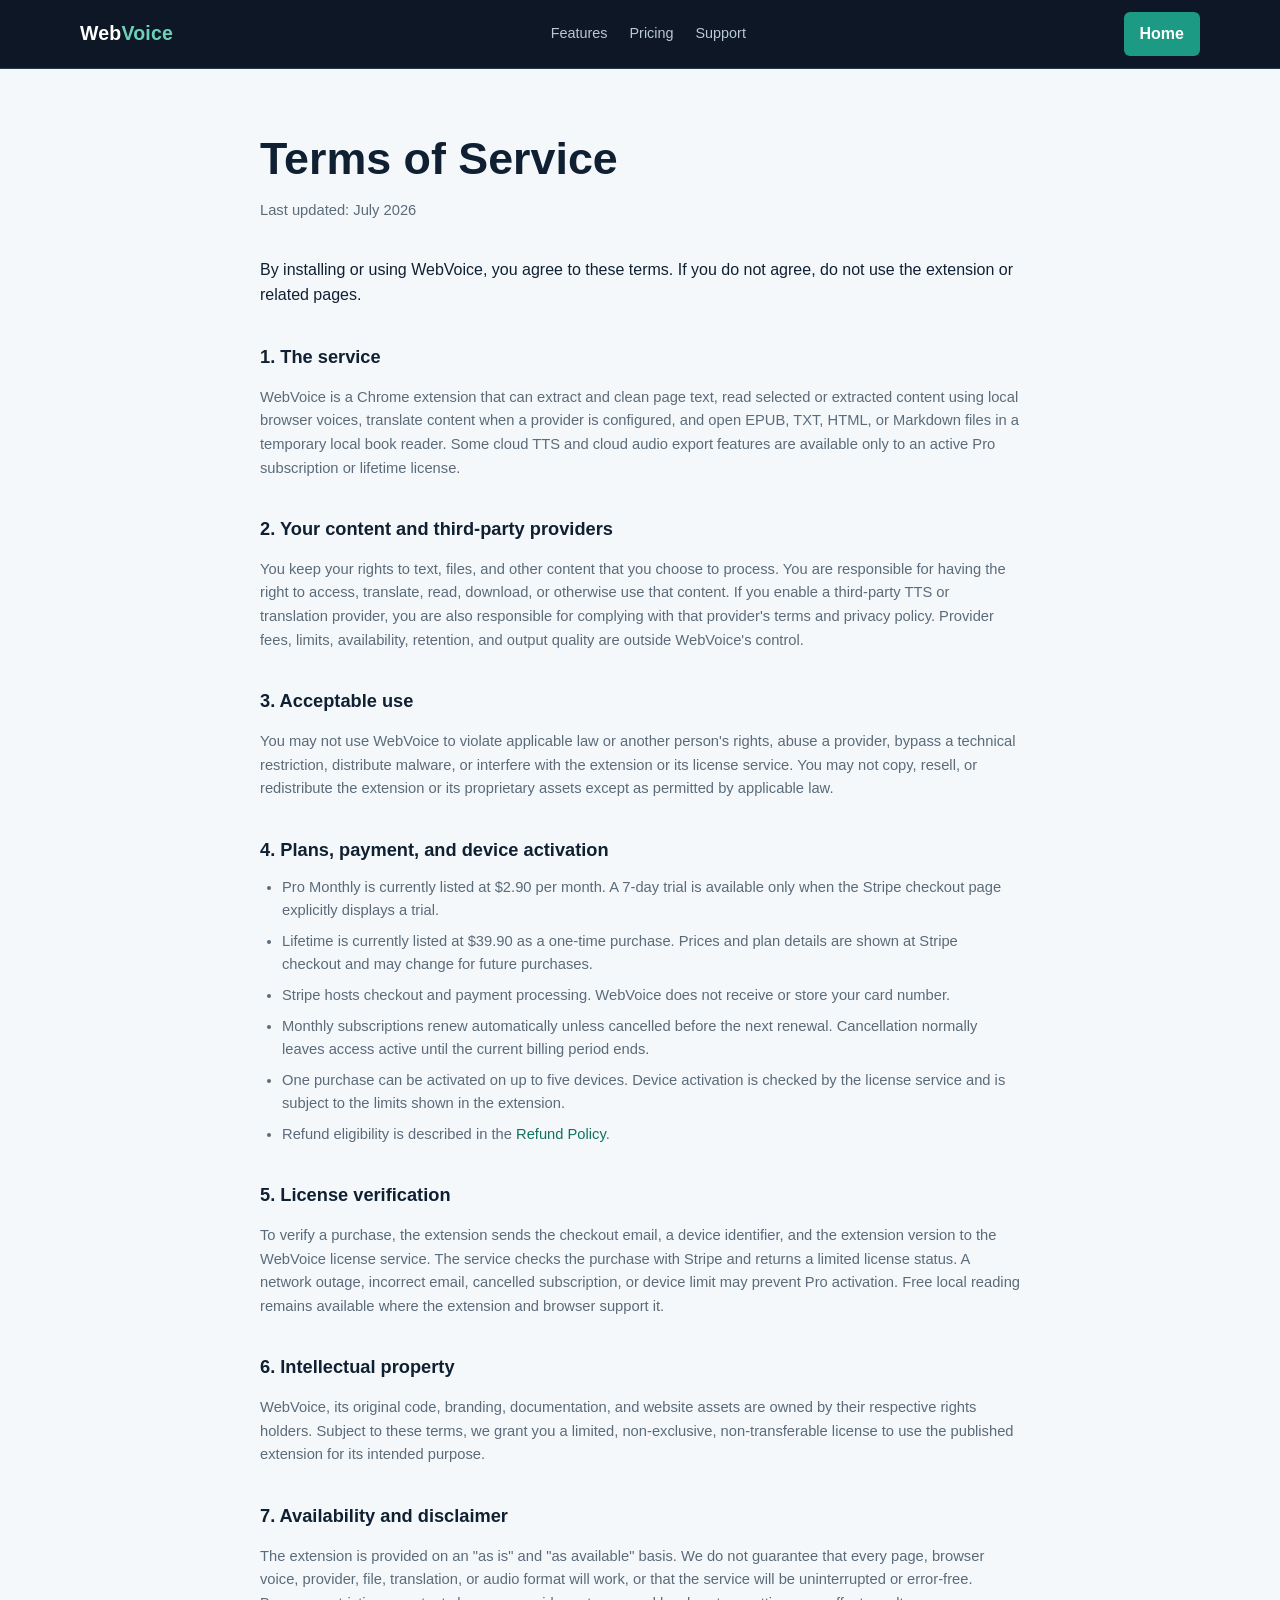
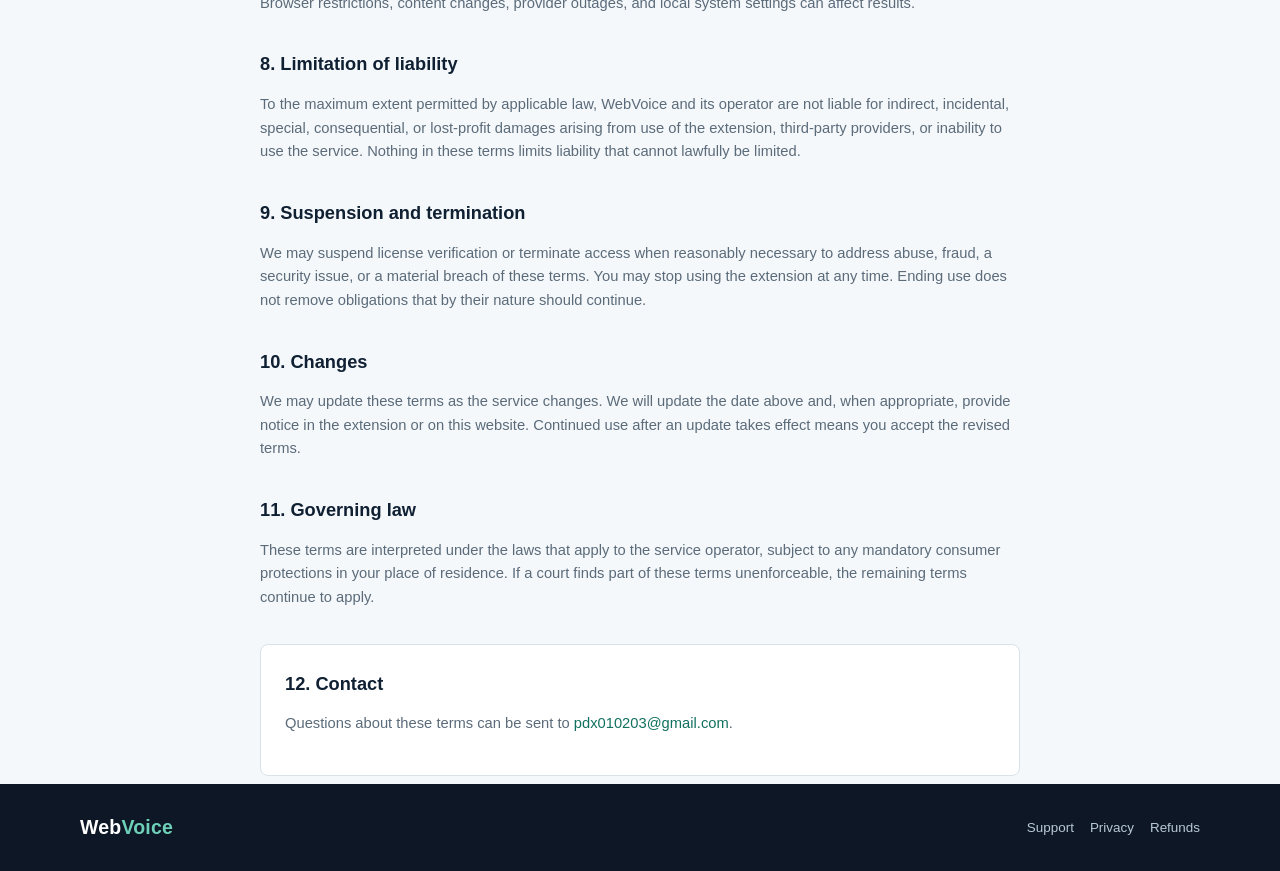
<file: terms/index.html>
<!DOCTYPE html>
<html lang="en">
<head>
  <meta charset="UTF-8">
  <meta name="viewport" content="width=device-width, initial-scale=1.0">
  <meta name="description" content="WebVoice Terms of Service.">
  <title>Terms of Service | WebVoice</title>
  <link rel="stylesheet" href="../assets/site.css">
  <link rel="icon" href="../assets/webvoice-icon-128.png" type="image/png">
</head>
<body>
  <nav class="site-nav"><div class="container"><a href="../" class="logo">Web<span>Voice</span></a><div class="nav-links"><a href="../#features">Features</a><a href="../#pricing">Pricing</a><a href="../support/">Support</a></div><a href="../" class="nav-cta">Home</a></div></nav>
  <main class="legal-main">
    <div class="narrow">
      <h1>Terms of Service</h1>
      <p class="legal-date">Last updated: July 2026</p>
      <p class="legal-lead">By installing or using WebVoice, you agree to these terms. If you do not agree, do not use the extension or related pages.</p>

      <h2>1. The service</h2>
      <p>WebVoice is a Chrome extension that can extract and clean page text, read selected or extracted content using local browser voices, translate content when a provider is configured, and open EPUB, TXT, HTML, or Markdown files in a temporary local book reader. Some cloud TTS and cloud audio export features are available only to an active Pro subscription or lifetime license.</p>

      <h2>2. Your content and third-party providers</h2>
      <p>You keep your rights to text, files, and other content that you choose to process. You are responsible for having the right to access, translate, read, download, or otherwise use that content. If you enable a third-party TTS or translation provider, you are also responsible for complying with that provider's terms and privacy policy. Provider fees, limits, availability, retention, and output quality are outside WebVoice's control.</p>

      <h2>3. Acceptable use</h2>
      <p>You may not use WebVoice to violate applicable law or another person's rights, abuse a provider, bypass a technical restriction, distribute malware, or interfere with the extension or its license service. You may not copy, resell, or redistribute the extension or its proprietary assets except as permitted by applicable law.</p>

      <h2>4. Plans, payment, and device activation</h2>
      <ul>
        <li>Pro Monthly is currently listed at $2.90 per month. A 7-day trial is available only when the Stripe checkout page explicitly displays a trial.</li>
        <li>Lifetime is currently listed at $39.90 as a one-time purchase. Prices and plan details are shown at Stripe checkout and may change for future purchases.</li>
        <li>Stripe hosts checkout and payment processing. WebVoice does not receive or store your card number.</li>
        <li>Monthly subscriptions renew automatically unless cancelled before the next renewal. Cancellation normally leaves access active until the current billing period ends.</li>
        <li>One purchase can be activated on up to five devices. Device activation is checked by the license service and is subject to the limits shown in the extension.</li>
        <li>Refund eligibility is described in the <a href="../refund/">Refund Policy</a>.</li>
      </ul>

      <h2>5. License verification</h2>
      <p>To verify a purchase, the extension sends the checkout email, a device identifier, and the extension version to the WebVoice license service. The service checks the purchase with Stripe and returns a limited license status. A network outage, incorrect email, cancelled subscription, or device limit may prevent Pro activation. Free local reading remains available where the extension and browser support it.</p>

      <h2>6. Intellectual property</h2>
      <p>WebVoice, its original code, branding, documentation, and website assets are owned by their respective rights holders. Subject to these terms, we grant you a limited, non-exclusive, non-transferable license to use the published extension for its intended purpose.</p>

      <h2>7. Availability and disclaimer</h2>
      <p>The extension is provided on an "as is" and "as available" basis. We do not guarantee that every page, browser voice, provider, file, translation, or audio format will work, or that the service will be uninterrupted or error-free. Browser restrictions, content changes, provider outages, and local system settings can affect results.</p>

      <h2>8. Limitation of liability</h2>
      <p>To the maximum extent permitted by applicable law, WebVoice and its operator are not liable for indirect, incidental, special, consequential, or lost-profit damages arising from use of the extension, third-party providers, or inability to use the service. Nothing in these terms limits liability that cannot lawfully be limited.</p>

      <h2>9. Suspension and termination</h2>
      <p>We may suspend license verification or terminate access when reasonably necessary to address abuse, fraud, a security issue, or a material breach of these terms. You may stop using the extension at any time. Ending use does not remove obligations that by their nature should continue.</p>

      <h2>10. Changes</h2>
      <p>We may update these terms as the service changes. We will update the date above and, when appropriate, provide notice in the extension or on this website. Continued use after an update takes effect means you accept the revised terms.</p>

      <h2>11. Governing law</h2>
      <p>These terms are interpreted under the laws that apply to the service operator, subject to any mandatory consumer protections in your place of residence. If a court finds part of these terms unenforceable, the remaining terms continue to apply.</p>

      <div class="contact-box"><h2>12. Contact</h2><p>Questions about these terms can be sent to <a href="mailto:pdx010203@gmail.com">pdx010203@gmail.com</a>.</p></div>
    </div>
  </main>
  <footer><div class="container"><a href="../" class="logo">Web<span>Voice</span></a><div class="footer-links"><a href="../support/">Support</a><a href="../privacy/">Privacy</a><a href="../refund/">Refunds</a></div></div></footer>
</body>
</html>
</file>
<file: assets/site.css>
*, *::before, *::after { box-sizing: border-box; }
:root {
  --ink: #102033;
  --muted: #5b6b7a;
  --paper: #f5f8fa;
  --surface: #ffffff;
  --line: #d9e2e8;
  --navy: #0d1725;
  --navy-soft: #172638;
  --brand: #1d9a83;
  --brand-dark: #11715f;
  --warm: #e1874e;
  --success: #198754;
  --radius: 8px;
}
html { scroll-behavior: smooth; }
body {
  margin: 0;
  font-family: -apple-system, BlinkMacSystemFont, "Segoe UI", Roboto, Arial, sans-serif;
  background: var(--paper);
  color: var(--ink);
  line-height: 1.6;
}
a { color: var(--brand-dark); text-decoration: none; }
a:hover { text-decoration: underline; }
.container { width: min(1120px, calc(100% - 40px)); margin: 0 auto; }
.narrow { width: min(760px, calc(100% - 40px)); margin: 0 auto; }
.site-nav {
  background: var(--navy);
  color: #dbe7ef;
  border-bottom: 1px solid #26394c;
  position: sticky;
  top: 0;
  z-index: 10;
}
.site-nav .container { min-height: 68px; display: flex; align-items: center; justify-content: space-between; gap: 24px; }
.logo { color: #fff; font-size: 1.22rem; font-weight: 800; letter-spacing: .01em; }
.logo span { color: #6ed0b8; }
.nav-links { display: flex; align-items: center; gap: 22px; font-size: .9rem; }
.nav-links a { color: #b8c9d5; }
.nav-links a:hover { color: #fff; text-decoration: none; }
.nav-cta { background: var(--brand); color: #fff !important; padding: 9px 16px; border-radius: 6px; font-weight: 700; }
.nav-cta:hover { background: #2bb297; text-decoration: none !important; }
.hero { background: var(--navy); color: #fff; padding: 72px 0 66px; }
.hero-copy { max-width: 760px; margin: 0 auto; text-align: center; }
.eyebrow, .section-label { color: var(--brand-dark); font-size: .76rem; font-weight: 800; letter-spacing: .12em; text-transform: uppercase; }
.hero .eyebrow { color: #78d5bd; }
.hero h1 { font-size: clamp(2.35rem, 5vw, 4.1rem); line-height: 1.08; margin: 14px 0 20px; letter-spacing: -.02em; }
.hero p { color: #c1d1db; max-width: 680px; margin: 0 auto 30px; font-size: 1.12rem; }
.hero-actions { display: flex; justify-content: center; flex-wrap: wrap; gap: 12px; }
.btn { display: inline-flex; align-items: center; justify-content: center; gap: 8px; min-height: 44px; padding: 10px 20px; border: 1px solid transparent; border-radius: 6px; font-weight: 750; cursor: pointer; }
.btn:hover { text-decoration: none; }
.btn-primary { background: var(--brand); color: #fff; }
.btn-primary:hover { background: #2bb297; }
.btn-secondary { background: transparent; color: var(--ink); border-color: #9db0bc; }
.btn-secondary:hover { border-color: var(--brand); color: var(--brand-dark); }
.hero .btn-secondary { color: #f3f8fa; border-color: #5a7182; }
.hero .btn-secondary:hover { border-color: #86dcc7; color: #fff; }
.hero-art { margin: 42px auto 0; max-width: 980px; }
.hero-art img { display: block; width: 100%; height: auto; border: 1px solid #334b5e; border-radius: 8px; }
.trust-row { display: flex; justify-content: center; flex-wrap: wrap; gap: 10px 24px; margin-top: 26px; color: #b8c9d5; font-size: .86rem; }
.trust-row span::before { content: "✓"; color: #6ed0b8; margin-right: 7px; font-weight: 800; }
.section { padding: 84px 0; }
.section-head { max-width: 680px; margin: 0 auto 42px; text-align: center; }
.section-head .section-label { margin-bottom: 10px; }
.section-title { font-size: clamp(1.8rem, 3vw, 2.55rem); line-height: 1.15; margin: 0 0 14px; letter-spacing: -.015em; }
.section-sub { color: var(--muted); margin: 0; }
.features-grid { display: grid; grid-template-columns: repeat(3, minmax(0, 1fr)); gap: 16px; }
.feature-card { background: var(--surface); border: 1px solid var(--line); border-radius: var(--radius); padding: 24px; }
.feature-card:hover { border-color: #8ac9bb; }
.feature-icon { width: 42px; height: 42px; display: grid; place-items: center; border-radius: 7px; background: #e3f3ef; color: var(--brand-dark); margin-bottom: 16px; }
.feature-icon svg { width: 22px; height: 22px; }
.feature-card h3 { font-size: 1.03rem; margin: 0 0 7px; }
.feature-card p { color: var(--muted); font-size: .9rem; margin: 0; }
.band { background: #eaf1f3; border-top: 1px solid var(--line); border-bottom: 1px solid var(--line); }
.workflow { display: grid; grid-template-columns: repeat(3, minmax(0, 1fr)); gap: 18px; counter-reset: step; }
.workflow-step { position: relative; padding: 24px 24px 24px 70px; background: var(--surface); border: 1px solid var(--line); border-radius: var(--radius); }
.workflow-step::before { counter-increment: step; content: counter(step); position: absolute; left: 22px; top: 23px; width: 30px; height: 30px; display: grid; place-items: center; border-radius: 50%; background: var(--warm); color: #fff; font-weight: 800; }
.workflow-step h3 { margin: 0 0 6px; font-size: 1rem; }
.workflow-step p { margin: 0; color: var(--muted); font-size: .9rem; }
.screenshots-grid { display: grid; grid-template-columns: repeat(3, minmax(0, 1fr)); gap: 18px; }
.shot { margin: 0; }
.shot img { display: block; width: 100%; height: auto; border: 1px solid var(--line); border-radius: 7px; background: #fff; }
.shot figcaption { margin-top: 9px; color: var(--muted); font-size: .82rem; }
.pricing-grid { display: grid; grid-template-columns: repeat(3, minmax(0, 1fr)); gap: 16px; align-items: stretch; }
.plan { position: relative; display: flex; flex-direction: column; background: var(--surface); border: 1px solid var(--line); border-radius: var(--radius); padding: 28px; }
.plan.popular { border: 2px solid var(--brand); padding: 27px; }
.plan-badge { align-self: flex-start; background: #dff3ed; color: var(--brand-dark); border-radius: 4px; padding: 4px 8px; font-size: .7rem; font-weight: 800; letter-spacing: .08em; margin-bottom: 14px; }
.plan h3 { margin: 0 0 7px; font-size: 1.08rem; }
.price { font-size: 2rem; font-weight: 850; line-height: 1.1; }
.price span { color: var(--muted); font-size: .85rem; font-weight: 500; }
.plan .desc { min-height: 44px; color: var(--muted); font-size: .86rem; margin: 10px 0 18px; }
.plan ul { list-style: none; display: grid; gap: 9px; margin: 0 0 24px; padding: 0; }
.plan li { display: flex; align-items: flex-start; gap: 9px; font-size: .87rem; }
.plan li::before { content: "✓"; color: var(--success); font-weight: 850; }
.plan .btn { margin-top: auto; width: 100%; }
.faq-list { max-width: 760px; margin: 0 auto; display: grid; gap: 8px; }
.faq-item { background: var(--surface); border: 1px solid var(--line); border-radius: var(--radius); overflow: hidden; }
.faq-q { width: 100%; display: flex; align-items: center; justify-content: space-between; gap: 16px; padding: 17px 20px; border: 0; background: transparent; color: var(--ink); text-align: left; font: inherit; font-weight: 750; cursor: pointer; }
.faq-q:hover { background: #f0f6f5; }
.faq-icon { color: var(--brand-dark); font-size: 1.25rem; line-height: 1; }
.faq-a { display: none; padding: 0 20px 18px; color: var(--muted); font-size: .9rem; }
.faq-item.open .faq-a { display: block; }
.faq-item.open .faq-icon { transform: rotate(45deg); }
.cta-section { background: var(--navy-soft); color: #fff; text-align: center; padding: 72px 0; }
.cta-section h2 { font-size: clamp(1.8rem, 3vw, 2.5rem); margin: 0 0 12px; }
.cta-section p { color: #c1d1db; margin: 0 auto 26px; }
footer { background: var(--navy); color: #b8c9d5; padding: 28px 0; font-size: .84rem; }
footer .container { display: flex; align-items: center; justify-content: space-between; flex-wrap: wrap; gap: 14px 24px; }
footer .footer-links { display: flex; flex-wrap: wrap; gap: 16px; }
footer a { color: #b8c9d5; }
footer a:hover { color: #fff; }
.legal-main { padding: 64px 0 8px; }
.legal-main h1 { font-size: clamp(2rem, 4vw, 2.8rem); line-height: 1.15; margin: 0 0 10px; }
.legal-date { color: var(--muted); font-size: .85rem; margin-bottom: 34px; }
.legal-main h2 { font-size: 1.14rem; margin: 34px 0 9px; }
.legal-main p, .legal-main li { color: var(--muted); font-size: .92rem; }
.legal-main ul { padding-left: 22px; display: grid; gap: 7px; margin: 12px 0; }
.legal-lead { color: var(--ink) !important; font-size: 1rem !important; }
.notice { background: #eaf1f3; border-left: 4px solid var(--brand); padding: 16px 18px; margin: 24px 0; }
.notice p { color: var(--ink); margin: 0; }
.contact-box { background: var(--surface); border: 1px solid var(--line); border-radius: var(--radius); padding: 24px; margin-top: 34px; }
.contact-box h2 { margin-top: 0; }
@media (max-width: 800px) {
  .features-grid, .workflow, .pricing-grid, .screenshots-grid { grid-template-columns: repeat(2, minmax(0, 1fr)); }
}
@media (max-width: 600px) {
  .container, .narrow { width: min(100% - 28px, 760px); }
  .site-nav .container { min-height: 60px; }
  .nav-links { display: none; }
  .hero { padding: 54px 0 48px; }
  .hero p { font-size: 1rem; }
  .section { padding: 58px 0; }
  .features-grid, .workflow, .pricing-grid, .screenshots-grid { grid-template-columns: 1fr; }
  .plan .desc { min-height: 0; }
  footer .container { align-items: flex-start; flex-direction: column; }
}
</file>
